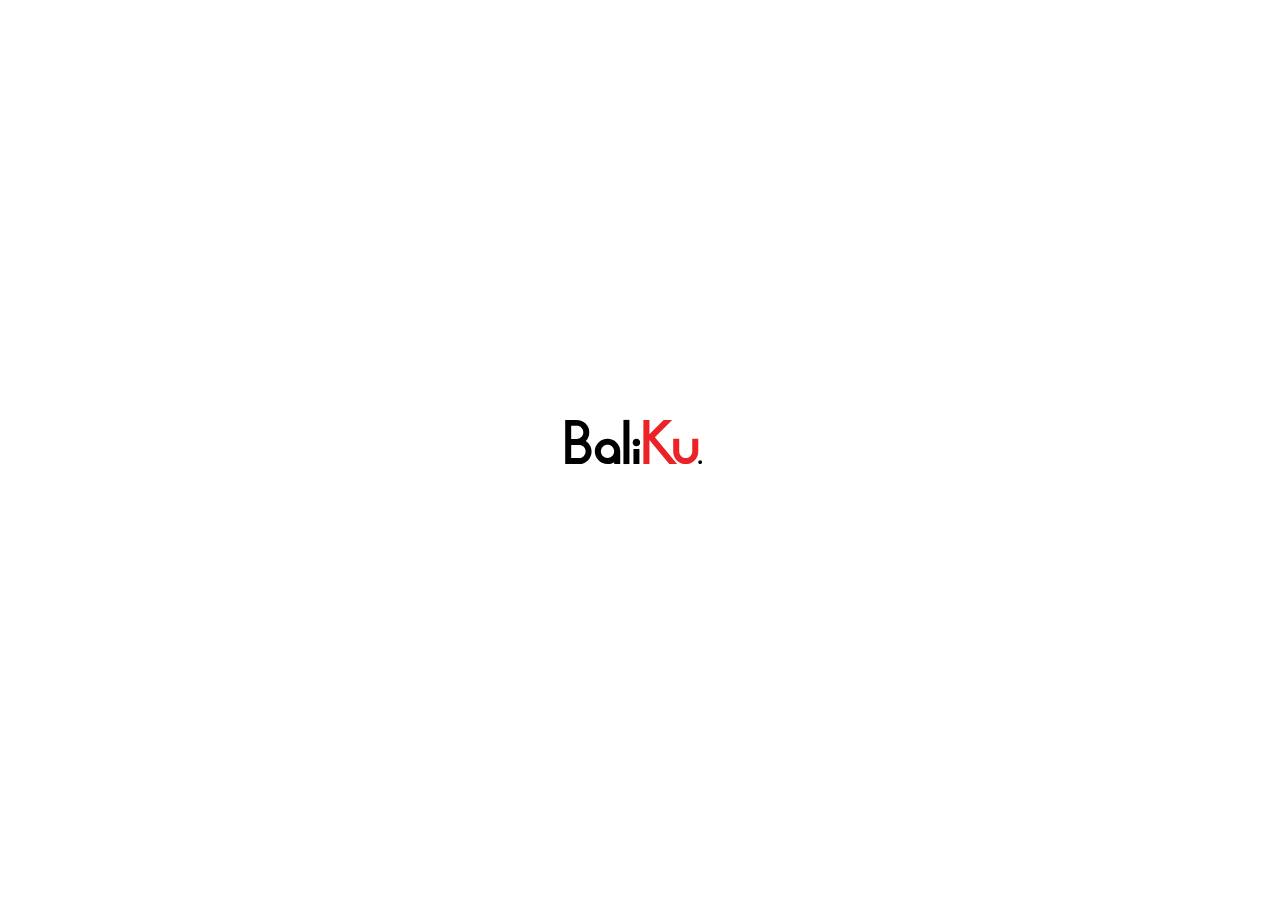
<file: index.html>
<!doctype html>
<html lang="en">
  <head>
    <!-- Required meta tags -->
    <meta charset="utf-8">
    <meta name="viewport" content="width=device-width, initial-scale=1, shrink-to-fit=no">

    <!-- Bootstrap CSS -->
    <link rel="stylesheet" href="https://maxcdn.bootstrapcdn.com/bootstrap/4.0.0/css/bootstrap.min.css" integrity="sha384-Gn5384xqQ1aoWXA+058RXPxPg6fy4IWvTNh0E263XmFcJlSAwiGgFAW/dAiS6JXm" crossorigin="anonymous">

    <!-- My CSS -->
    <link rel="stylesheet" href="css/style.css">

    <!-- fontawesome -->
    <link rel="stylesheet" href="https://use.fontawesome.com/releases/v5.7.2/css/all.css" integrity="sha384-fnmOCqbTlWIlj8LyTjo7mOUStjsKC4pOpQbqyi7RrhN7udi9RwhKkMHpvLbHG9Sr" crossorigin="anonymous">

    <title>Hello, world!</title>
  </head>

  <body>
    <div class="welcome">
      <img src="img/logo.svg" alt="">
    </div>

    <div class="logo">
      <a href="index.html"><img src="img/logo.png" alt=""></a> 
    </div>

    <!-- nav -->
    <div class="menu-overlay">
      <div class="block b1"></div>
      <div class="block b2"></div>
      <div class="block b3"></div>
      <div class="block b4"></div>
    </div>

  <div class="menu">
    <ul>
      <li><a href="index.html">Home</a></li>
      <li><a href="gallery.html">Gallery</a></li>
      <li><a href="siapa.html">About</a></li>
      <li><a href="404.html">Contact</a></li>
    </ul>
  </div>

  <div class="tutup">
    <i class="fas fa-times"></i>
  </div>

  <div class="buka">
     <i class="fas fa-bars"></i>
  </div>
<!-- akhir nav -->
  
  

<div class="home">
  <ul>
    <li>
      <a href="about.html">
          <div class="blok blok1"></div>
          <a href=""><h3 class="judul judul1">Tanah Lot</h3></a> 
          <a class="link" href="#"><i class="fas fa-angle-right"></i></a>  
      </a>      
    </li>

    <li>
      <a href="about.html">
          <div class="blok blok2"></div>
          <a href=""><h3 class="judul">Tirta Gangga</h3></a> 
          <a class="link" href="#"><i class="fas fa-angle-right"></i></a>
      </a>      
    </li>

    <li>
      <a href="about.html">
          <div class="blok blok3"></div>
          <a href="about.html"><h3 class="judul judul1">Water Slide</h3></a> 
          <a class="link" href="about.html"><i class="fas fa-angle-right"></i></a>
      </a>      
    </li>

    <li>
      <a href="about.html">
        <div class="blok blok4"></div>
          <a href=""><h3 class="judul panjang">Edelweis Garden</h3></a> 
          <a class="link" href="#"><i class="fas fa-angle-right"></i></a>
      </a>        
    </li>
  </ul>
</div>   


<!-- Optional JavaScript -->
<!-- jQuery first, then Popper.js, then Bootstrap JS -->
<script src="https://code.jquery.com/jquery-3.2.1.slim.min.js" integrity="sha384-KJ3o2DKtIkvYIK3UENzmM7KCkRr/rE9/Qpg6aAZGJwFDMVNA/GpGFF93hXpG5KkN" crossorigin="anonymous"></script>
<script src="https://cdnjs.cloudflare.com/ajax/libs/popper.js/1.12.9/umd/popper.min.js" integrity="sha384-ApNbgh9B+Y1QKtv3Rn7W3mgPxhU9K/ScQsAP7hUibX39j7fakFPskvXusvfa0b4Q" crossorigin="anonymous"></script>
<script src="https://maxcdn.bootstrapcdn.com/bootstrap/4.0.0/js/bootstrap.min.js" integrity="sha384-JZR6Spejh4U02d8jOt6vLEHfe/JQGiRRSQQxSfFWpi1MquVdAyjUar5+76PVCmYl" crossorigin="anonymous"></script>


<script type="text/javascript">
  $(document).ready(function(){
      $('.buka').click(function(){
          $('.block').addClass('active');  
          $('.buka').css('display', 'none');
          $('.menu').addClass('active');
      });

      $('.tutup').click(function(){
          $('.block').removeClass('active');  
          $('.buka').css('display', 'block');
          $('.menu').removeClass('active');
      });
  });
</script>
  </body>
</html>
</file>
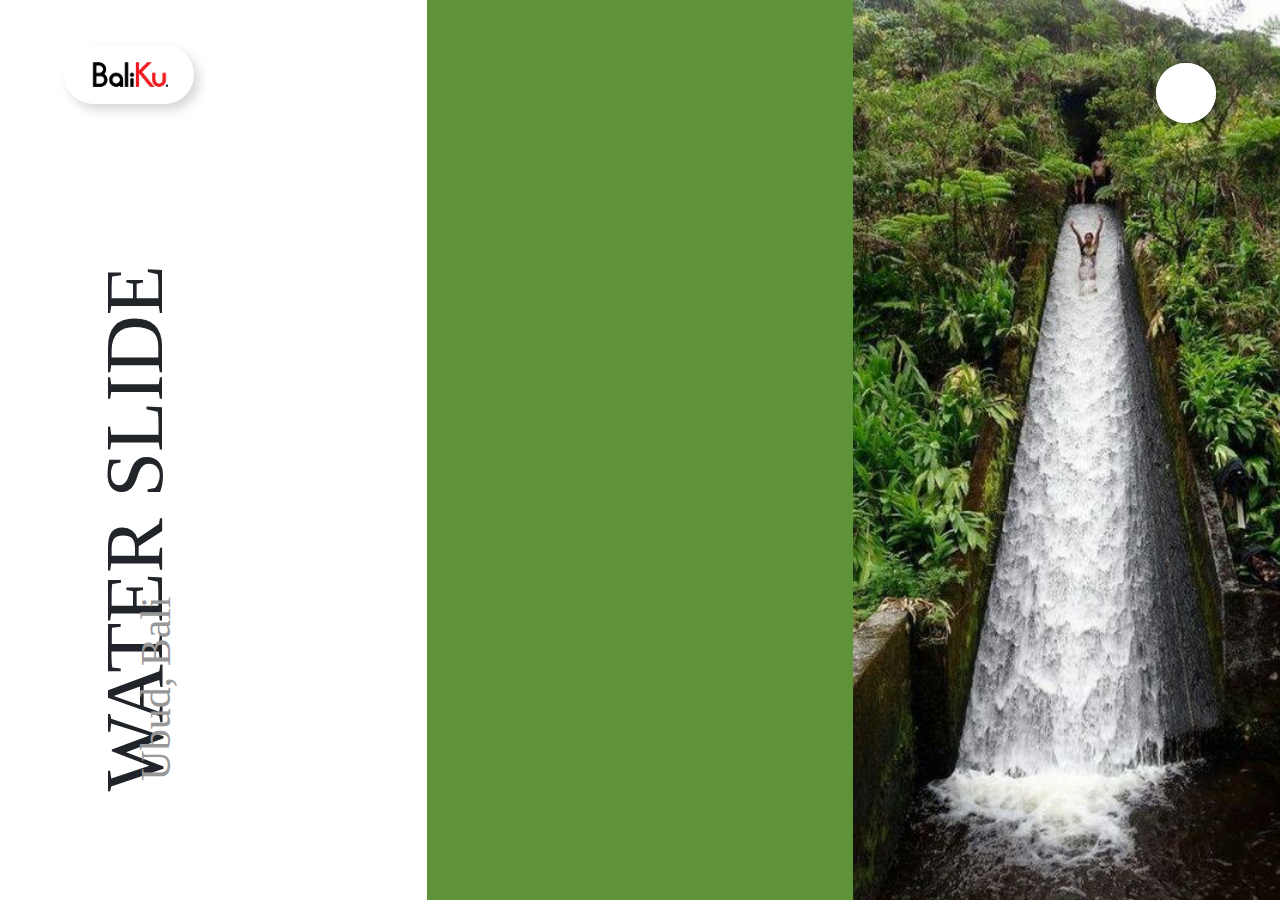
<file: about.html>
<!DOCTYPE html>
<html lang="en">
<head>
    <meta charset="UTF-8">
    <meta name="viewport" content="width=device-width, initial-scale=1.0">
    <meta http-equiv="X-UA-Compatible" content="ie=edge">

    <!-- Bootstrap CSS -->
    <link rel="stylesheet" href="https://maxcdn.bootstrapcdn.com/bootstrap/4.0.0/css/bootstrap.min.css" integrity="sha384-Gn5384xqQ1aoWXA+058RXPxPg6fy4IWvTNh0E263XmFcJlSAwiGgFAW/dAiS6JXm" crossorigin="anonymous">

    <!-- My CSS -->
    <link rel="stylesheet" href="css/style.css">
    <link rel="stylesheet" href="css/about.css">

     <!-- fontawesome -->
     <link rel="stylesheet" href="https://use.fontawesome.com/releases/v5.7.2/css/all.css" integrity="sha384-fnmOCqbTlWIlj8LyTjo7mOUStjsKC4pOpQbqyi7RrhN7udi9RwhKkMHpvLbHG9Sr" crossorigin="anonymous">
    <title>Document</title>
</head>
<body>
    <div class="logo">
      <a href="index.html"><img src="img/logo.png" alt=""></a> 
    </div>

    <!-- nav -->
    <div class="menu-overlay">
            <div class="block b1"></div>
            <div class="block b2"></div>
            <div class="block b3"></div>
            <div class="block b4"></div>
        </div>
      
        <div class="menu">
            <ul>
              <li><a href="index.html">Home</a></li>
              <li><a href="gallery.html">Gallery</a></li>
              <li><a href="siapa.html">About</a></li>
              <li><a href="404.html">Contact</a></li>
            </ul>
          </div>
      
        <div class="tutup">
          <i class="fas fa-times"></i>
        </div>
      
        <div class="buka">
           <i class="fas fa-grip-lines"></i>
        </div>
      <!-- akhir nav -->
  <div class="main">
    <ul>
        <li>
            <div class="judul1">
                <h2>Water Slide</h2>
                <span>Ubud, Bali</span>
            </div>
            
        </li>
        
        <li>
          <div class="about">
              <h1>About</h1>
              <p>
                  Lorem ipsum dolor, sit amet consectetur adipisicing elit. Ipsam, corporis laboriosam maiores est ullam fugit laudantium optio nobis, adipisci eligendi, tempora dignissimos delectus numquam odit eum ducimus facere ut dolores. Pariatur earum incidunt officia aliquid mollitia laboriosam suscipit ullam minima, blanditiis illo neque in culpa nostrum, numquam animi! Impedit corporis culpa magnam similique odit accusantium accusamus expedita veritatis architecto nihil, voluptates, quisquam reiciendis officiis maxime voluptatem nam dolor facere nobis, consequatur asperiores incidunt alias necessitatibus dignissimos. Ut voluptatibus perferendis, optio suscipit beatae, nihil provident consequuntur debitis repellendus corporis fugit culpa cum temporibus accusamus ratione explicabo asperiores reiciendis quis natus dolorem?
              </p>
          </div>
            
        </li>

        <li></li>
    </ul>
  </div>      
    

    
<!-- Optional JavaScript -->
<!-- jQuery first, then Popper.js, then Bootstrap JS -->
<script src="https://code.jquery.com/jquery-3.2.1.slim.min.js" integrity="sha384-KJ3o2DKtIkvYIK3UENzmM7KCkRr/rE9/Qpg6aAZGJwFDMVNA/GpGFF93hXpG5KkN" crossorigin="anonymous"></script>
<script src="https://cdnjs.cloudflare.com/ajax/libs/popper.js/1.12.9/umd/popper.min.js" integrity="sha384-ApNbgh9B+Y1QKtv3Rn7W3mgPxhU9K/ScQsAP7hUibX39j7fakFPskvXusvfa0b4Q" crossorigin="anonymous"></script>
<script src="https://maxcdn.bootstrapcdn.com/bootstrap/4.0.0/js/bootstrap.min.js" integrity="sha384-JZR6Spejh4U02d8jOt6vLEHfe/JQGiRRSQQxSfFWpi1MquVdAyjUar5+76PVCmYl" crossorigin="anonymous"></script>


<script type="text/javascript">
    $(document).ready(function(){
        $('.buka').click(function(){
            $('.block').addClass('active');  
            $('.buka').css('display', 'none');
            $('.menu').addClass('active');
        });

        $('.tutup').click(function(){
            $('.block').removeClass('active');  
            $('.buka').css('display', 'block');
            $('.menu').removeClass('active');
        });
    });
</script>
</body>
</html>
</file>
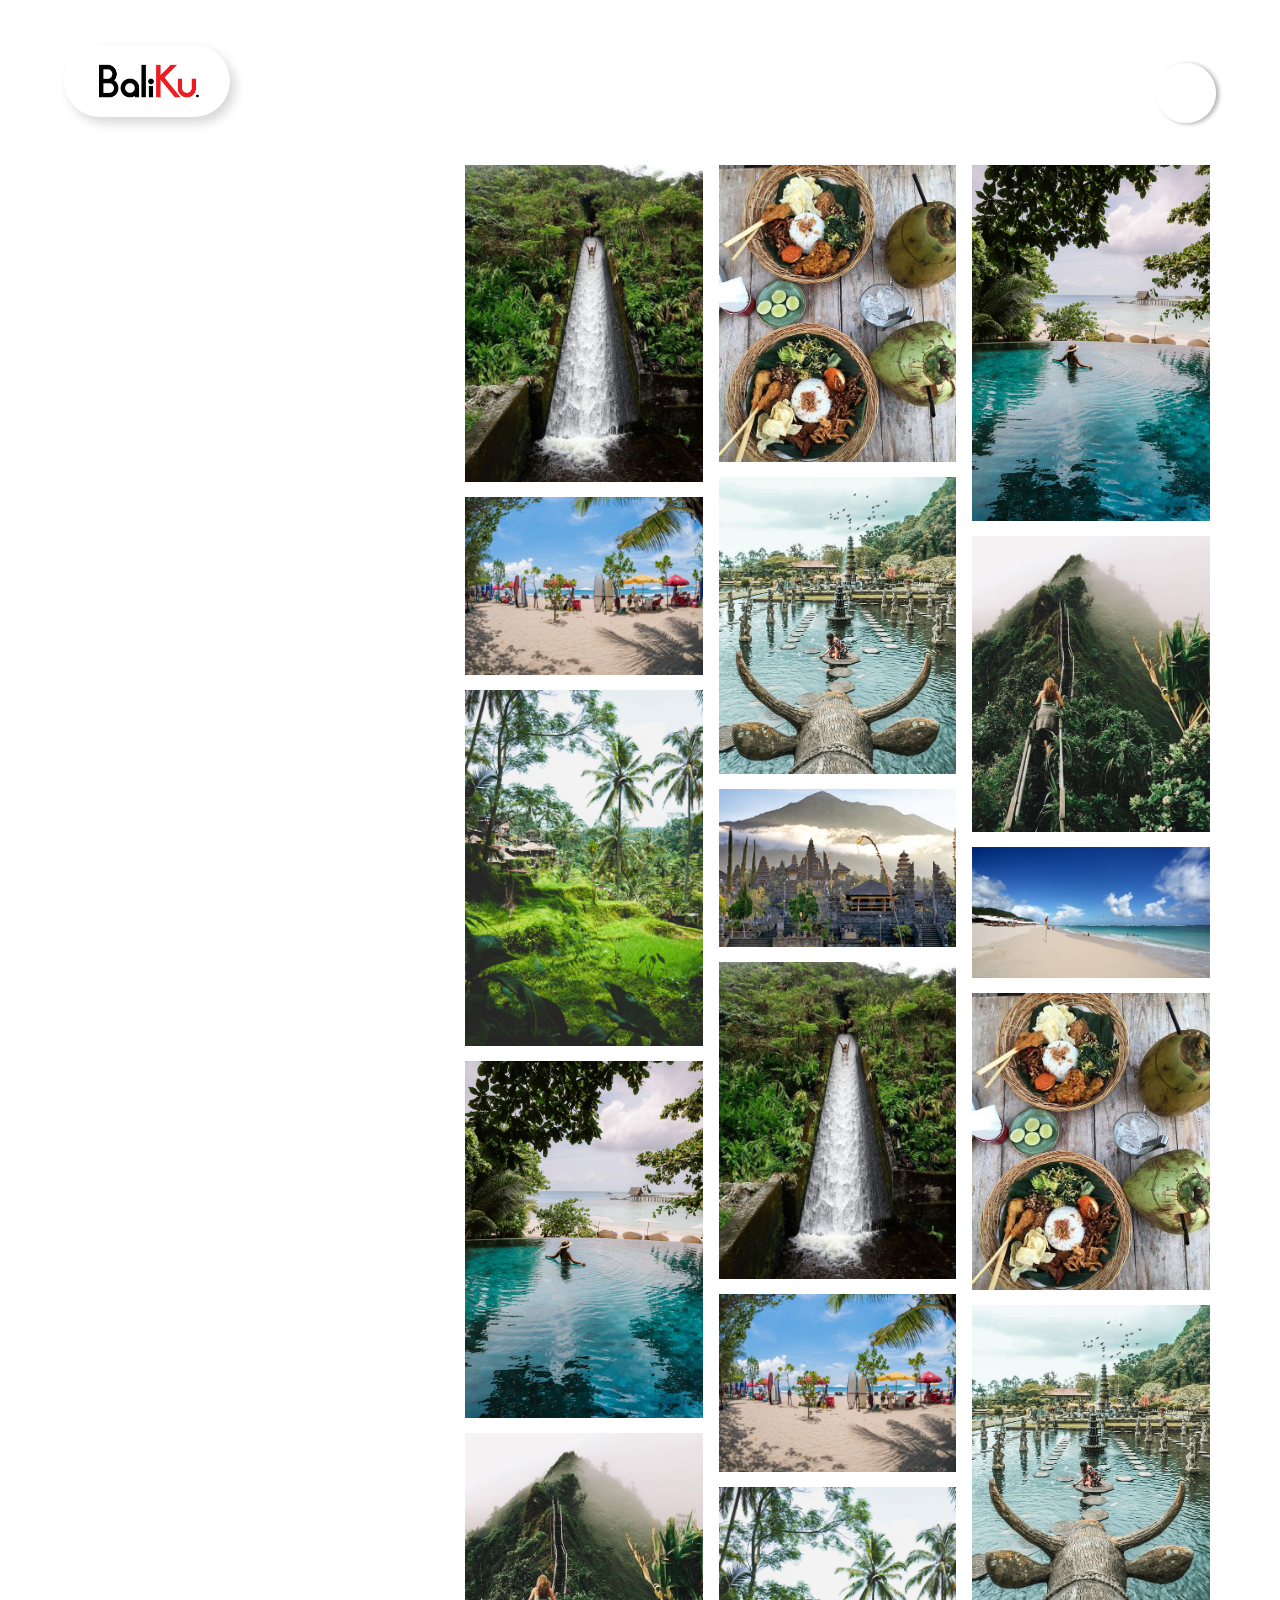
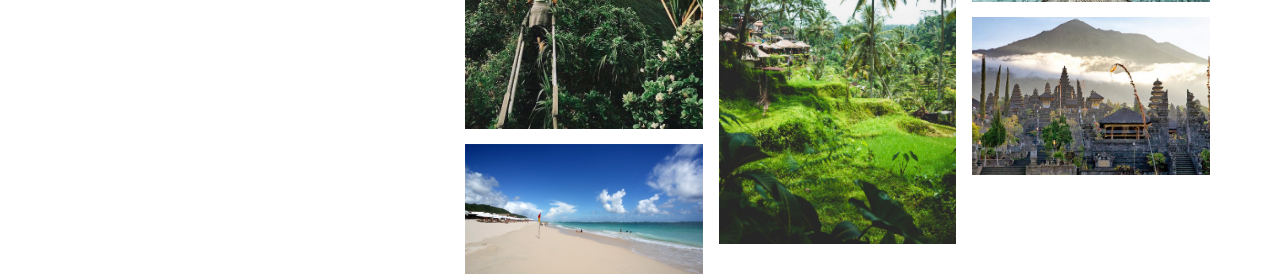
<file: gallery.html>
<!doctype html>
<html lang="en">
  <head>
    <!-- Required meta tags -->
    <meta charset="utf-8">
    <meta name="viewport" content="width=device-width, initial-scale=1, shrink-to-fit=no">

    <!-- Bootstrap CSS -->
    <link rel="stylesheet" href="https://maxcdn.bootstrapcdn.com/bootstrap/4.0.0/css/bootstrap.min.css" integrity="sha384-Gn5384xqQ1aoWXA+058RXPxPg6fy4IWvTNh0E263XmFcJlSAwiGgFAW/dAiS6JXm" crossorigin="anonymous">

    <!-- My CSS -->
    <link rel="stylesheet" href="css/style.css">
    <link rel="stylesheet" href="css/gallery.css">

    <!-- fontawesome -->
    <link rel="stylesheet" href="https://use.fontawesome.com/releases/v5.7.2/css/all.css" integrity="sha384-fnmOCqbTlWIlj8LyTjo7mOUStjsKC4pOpQbqyi7RrhN7udi9RwhKkMHpvLbHG9Sr" crossorigin="anonymous">

    <title>Hello, world!</title>
  </head>
  <body>

   <div class="logo">
      <a href="index.html"><img src="img/logo.png" alt=""></a> 
    </div>

<!-- nav -->
<div class="menu-overlay">
    <div class="block b1"></div>
    <div class="block b2"></div>
    <div class="block b3"></div>
    <div class="block b4"></div>
</div>

 <div class="menu">
    <ul>
      <li><a href="index.html">Home</a></li>
      <li><a href="gallery.html">Gallery</a></li>
      <li><a href="siapa.html">About</a></li>
      <li><a href="404.html">Contact</a></li>
    </ul>
  </div>

<div class="tutup">
<i class="fas fa-times"></i>
</div>

<div class="buka">
    <i class="fas fa-grip-lines"></i>
</div>
<!-- akhir nav -->

<div class="container">
    <div class="row">
        <div class="col-md-1">
            <div class="judul-wrap">
                <span class="judul-spot">Our Spot</span>
            </div>        
        </div>

        <div class="col-md-11">
            <div class="gallery">
                <div class="row justify-content-end">
                    <div class="col-3">
                        <div class="row"><img width="100%" height="100%" src="img/canal-water.jpg" alt="" class="fit-image"></div>
                        <div class="row"><img width="100%" height="100%" src="img/kuta.jpg" alt="" class="fit-image"></div>
                        <div class="row"><img width="100%" height="100%" src="img/oscar-helgstrand-1267666-unsplash.jpg" alt="" class="fit-image"></div>
                        <div class="row"><img width="100%" height="100%" src="img/chelsea-gates-1419582-unsplash.jpg" alt="" class="fit-image"></div>
                        <div class="row"><img width="100%" height="100%" src="img/cb237c8b225e0dafd808d3da9a0603f9.jpg" alt="" class="fit-image"></div>
                        <div class="row"><img width="100%" height="100%" src="img/Pantai-Pandawa-Bali.jpeg" alt="" class="fit-image"></div>
                    </div>

                    <div class="col-3">
                        <div class="row"><img width="100%" height="100%" src="img/food.jpg" alt="" class="fit-image"></div>
                        <div class="row"><img width="100%" height="100%" src="img/c648483acb88a712cf047b192ac3cdd4.jpg" alt="" class="fit-image"></div>
                        <div class="row"><img width="100%" height="100%" src="img/8.jpg" alt="" class="fit-image"></div>
                        <div class="row"><img width="100%" height="100%" src="img/canal-water.jpg" alt="" class="fit-image"></div>
                        <div class="row"><img width="100%" height="100%" src="img/kuta.jpg" alt="" class="fit-image"></div>
                        <div class="row"><img width="100%" height="100%" src="img/oscar-helgstrand-1267666-unsplash.jpg" alt="" class="fit-image"></div>
                    </div>

                    <div class="col-3">
                        <div class="row"><img width="100%" height="100%" src="img/chelsea-gates-1419582-unsplash.jpg" alt="" class="fit-image"></div>
                        <div class="row"><img width="100%" height="100%" src="img/cb237c8b225e0dafd808d3da9a0603f9.jpg" alt="" class="fit-image"></div>
                        <div class="row"><img width="100%" height="100%" src="img/Pantai-Pandawa-Bali.jpeg" alt="" class="fit-image"></div>
                        <div class="row"><img width="100%" height="100%" src="img/food.jpg" alt="" class="fit-image"></div>
                        <div class="row"><img width="100%" height="100%" src="img/c648483acb88a712cf047b192ac3cdd4.jpg" alt="" class="fit-image"></div>
                        <div class="row"><img width="100%" height="100%" src="img/8.jpg" alt="" class="fit-image"></div>
                    </div>
                </div>
            </div>            
        </div>        
    </div>
</div>



  

  

  


<!-- Optional JavaScript -->
<!-- jQuery first, then Popper.js, then Bootstrap JS -->
<script src="https://code.jquery.com/jquery-3.2.1.slim.min.js" integrity="sha384-KJ3o2DKtIkvYIK3UENzmM7KCkRr/rE9/Qpg6aAZGJwFDMVNA/GpGFF93hXpG5KkN" crossorigin="anonymous"></script>
<script src="https://cdnjs.cloudflare.com/ajax/libs/popper.js/1.12.9/umd/popper.min.js" integrity="sha384-ApNbgh9B+Y1QKtv3Rn7W3mgPxhU9K/ScQsAP7hUibX39j7fakFPskvXusvfa0b4Q" crossorigin="anonymous"></script>
<script src="https://maxcdn.bootstrapcdn.com/bootstrap/4.0.0/js/bootstrap.min.js" integrity="sha384-JZR6Spejh4U02d8jOt6vLEHfe/JQGiRRSQQxSfFWpi1MquVdAyjUar5+76PVCmYl" crossorigin="anonymous"></script>

<script type="text/javascript">
    $(document).ready(function(){
        $('.buka').click(function(){
            $('.block').addClass('active');  
            $('.buka').css('display', 'none');
            $('.menu').addClass('active');
        });

        $('.tutup').click(function(){
            $('.block').removeClass('active');  
            $('.buka').css('display', 'block');
            $('.menu').removeClass('active');
        });
    });
</script>
  </body>
</html>
</file>
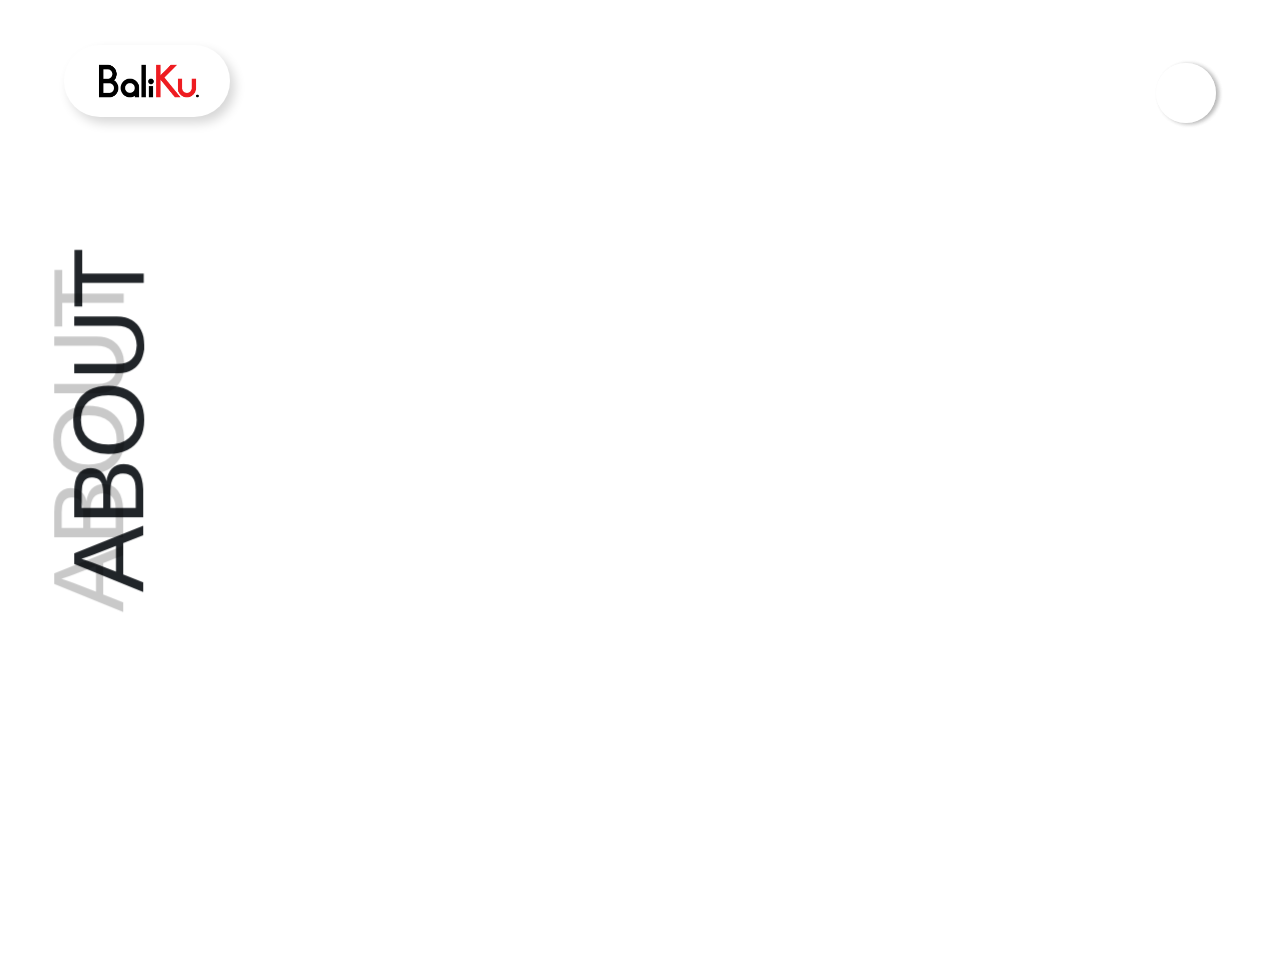
<file: siapa.html>
<!doctype html>
<html lang="en">
  <head>
    <!-- Required meta tags -->
    <meta charset="utf-8">
    <meta name="viewport" content="width=device-width, initial-scale=1, shrink-to-fit=no">

    <!-- Bootstrap CSS -->
    <link rel="stylesheet" href="https://maxcdn.bootstrapcdn.com/bootstrap/4.0.0/css/bootstrap.min.css" integrity="sha384-Gn5384xqQ1aoWXA+058RXPxPg6fy4IWvTNh0E263XmFcJlSAwiGgFAW/dAiS6JXm" crossorigin="anonymous">

    <!-- My CSS -->
    <link rel="stylesheet" href="css/style.css">
    <link rel="stylesheet" href="css/siapa.css">

    <!-- fontawesome -->
    <link rel="stylesheet" href="https://use.fontawesome.com/releases/v5.7.2/css/all.css" integrity="sha384-fnmOCqbTlWIlj8LyTjo7mOUStjsKC4pOpQbqyi7RrhN7udi9RwhKkMHpvLbHG9Sr" crossorigin="anonymous">

    <title>Hello, world!</title>
  </head>
  <body>

    

    <!-- nav -->
    <div class="logo">
      <a href="index.html"><img src="img/logo.png" alt=""></a> 
    </div>

    <div class="menu-overlay">
      <div class="block b1"></div>
      <div class="block b2"></div>
      <div class="block b3"></div>
      <div class="block b4"></div>
  </div>

  <div class="menu">
    <ul>
      <li><a href="index.html">Home</a></li>
      <li><a href="gallery.html">Gallery</a></li>
      <li><a href="siapa.html">About</a></li>
      <li><a href="404.html">Contact</a></li>
    </ul>
  </div>

  <div class="tutup">
    <i class="fas fa-times"></i>
  </div>

  <div class="buka">
     <i class="fas fa-grip-lines"></i>
  </div>
<!-- akhir nav -->
  
<div class="judul1">
    <h1>about</h1>
</div>

<div class="tentang">
    <div class="judul-tentang">
        <h1>about us</h1>
    </div>

    <div class="img-tentang">
        <img src="img/8.jpg" alt="">
    </div>

    <div class="des-tentang">
        <p>Lorem ipsum dolor sit amet consectetur adipisicing elit. Cupiditate, perspiciatis. Nemo illo perferendis maiores ex consequuntur quas, sunt fugit vero asperiores sit consequatur laborum maxime velit inventore corrupti, quis atque! Similique magnam delectus in ea, a laboriosam voluptas illum aspernatur, enim ab porro fuga architecto recusandae molestias necessitatibus sapiente laudantium!</p>

        <p>Lorem ipsum dolor sit amet consectetur adipisicing elit. Error dolores soluta praesentium accusantium eveniet? At ratione voluptatem quis.</p>
    </div>
</div>

<div class="tentang1">
        <div class="judul-tentang">
            <h1>founder</h1>
        </div>
        
        <div class="garis"></div>
        <div class="founder">
            <span>Alvin Maulana Rhusuly</span>
        </div>

        <div class="garis dua"></div>
        <div class="visit">
            <span>Visit Me</span>
            <a href=""><i class="fab fa-facebook"></i></a> 
            <a href=""><i class="fab fa-twitter"></i></a> 
            <a href=""><i class="fab fa-instagram"></i></a> 
        </div>
    </div>



  


    <!-- Optional JavaScript -->
    <!-- jQuery first, then Popper.js, then Bootstrap JS -->
    <script src="https://code.jquery.com/jquery-3.2.1.slim.min.js" integrity="sha384-KJ3o2DKtIkvYIK3UENzmM7KCkRr/rE9/Qpg6aAZGJwFDMVNA/GpGFF93hXpG5KkN" crossorigin="anonymous"></script>
    <script src="https://cdnjs.cloudflare.com/ajax/libs/popper.js/1.12.9/umd/popper.min.js" integrity="sha384-ApNbgh9B+Y1QKtv3Rn7W3mgPxhU9K/ScQsAP7hUibX39j7fakFPskvXusvfa0b4Q" crossorigin="anonymous"></script>
    <script src="https://maxcdn.bootstrapcdn.com/bootstrap/4.0.0/js/bootstrap.min.js" integrity="sha384-JZR6Spejh4U02d8jOt6vLEHfe/JQGiRRSQQxSfFWpi1MquVdAyjUar5+76PVCmYl" crossorigin="anonymous"></script>


    <script type="text/javascript">
      $(document).ready(function(){
          $('.buka').click(function(){
              $('.block').addClass('active');  
              $('.buka').css('display', 'none');
              $('.menu').addClass('active');
          });

          $('.tutup').click(function(){
              $('.block').removeClass('active');  
              $('.buka').css('display', 'block');
              $('.menu').removeClass('active');
          });
      });
  </script>
  </body>
</html>
</file>
<file: css/style.css>
.welcome{
    width: 100%;
    height: 100%;
    background-color: #fff;
    position: absolute;
    z-index: 5;
    animation: welcome .3s ease-out 2s forwards;
}

.welcome img{
    position: absolute;
    top: 50%;
    left : 50%;
    transform: translate(-50%,-50%);
    width: 30%;
}

.logo{
    position: fixed;
    left: 5%;
    top: 5%;    
    z-index: 2;    
    cursor: pointer;
}

.logo img{
    border-radius: 100px;
    background-color: #fff;
    width: 15%;
    box-shadow: 5px 6px 11px rgba(0, 0, 0, 16%);
    padding: 10px;
}

.home ul{
    position: absolute;
    top: 0;
    left: 0;
    width: 100%;
    height: 100%;
    padding: 0;
    margin: 0;
}

.home ul li{
    list-style: none;
    position: relative;
    width: 25%;
    height: 100%;
    float: left;
    border-right: 1px solid white;
    transition: .5s;
    transition-delay: 2s;
    overflow: hidden;
}

.home ul li:nth-child(1){
    background: url(../img/aron-visuals-1075065-unsplash.jpg);
    background-size: cover;
    background-position: center;
}

.home ul li:nth-child(1)::before{
    content: "";
    position: absolute;
    width: 100%;
    height: 100%;
    background-color:rgba(0, 0, 0, 30%);
    z-index: 1;
}

.home ul li:nth-child(2){
    background: url(../img/c648483acb88a712cf047b192ac3cdd4.jpg);
    background-size: cover;
    background-position: center;
}

.home ul li:nth-child(2)::before{
    content: "";
    position: absolute;
    width: 100%;
    height: 100%;
    background-color:rgba(0, 0, 0, 30%);
    z-index: 1;
}

.home ul li:nth-child(3){
    background: url(../img/canal-water.jpg);
    background-size: cover;
    background-position: center;
}

.home ul li:nth-child(3)::before{
    content: "";
    position: absolute;
    width: 100%;
    height: 100%;
    background-color:rgba(0, 0, 0, 30%);
    z-index: 1;
}

.home ul li:nth-child(4){
    background: url(../img/alamindonesiaku225821061798562892576424675294028814614528n-1529824823.jpg);
    background-size: cover;
    background-position: center;
}

.home ul li:nth-child(4)::before{
    content: "";
    position: absolute;
    width: 100%;
    height: 100%;
    background-color:rgba(0, 0, 0, 0.534);
    z-index: 1;
}


.home ul li:hover .blok{
    animation: blok .7s ease-in forwards;
    opacity: 0.8;
}

ul li:hover .link{
    animation: up .5s ease-out .1s forwards;
}

.blok{
    position: absolute;
    height: 100%;
    width: 100%;
    background-color: #fff;
    z-index: 1;
    opacity: 0;
}

.blok1{
    background-color: #BB805B;
}

.blok2{
    background-color: #304645;
}

.blok3{
    background-color: #5E933A;
}

.blok4{
    background-color: #FD7026;
}

.judul{
    width: 450px;
    font-size: 42px;
    left: -40%;
    top: 35%;
    position: absolute;
    font-weight: 700;
    color: white;
    text-transform: uppercase;
    transform: rotate(-90deg);
    z-index: 1;
}
.judul1{
    top: 30%;
}

.panjang{
    top: 40%;
}

.link{
    position: absolute;
    top: 50%;
    padding: 10px;
    font-weight: lighter;
    text-transform: uppercase;
    text-decoration: none;
    font-size: 32px;
    transform: translate(0,-50%);
    text-decoration: none;
    color: white;
    z-index: 1;
    opacity: 0;
}

.link i{
    font-size: 52px;
}

.link:hover{
    color: white;
    letter-spacing: 3px;
    transition: .3s;
}


@keyframes welcome{
    0%{
        width: 100%;
        opacity: 1;
    }
    100%{
        width: 0;
        opacity: 0;
    }
}

@keyframes blok {
    0%{
        height: 0%;
        
    }

    50%{
        height: 100%;
        
    }

    100%{
        height: 100%;
      
    }
}

@keyframes up{
    0%{
        right: 0%;      
        opacity: 0;
    }

    50%{
        right: 5%;
        opacity: 0.5;
    }

    100%{
        right: 10%;
        opacity: 1;
    }
}

/* navbar */

.block{
    position: fixed;
    width: 0;
    height: 100%;
    background-color: rgb(0, 0, 0);    
    transition: 1s;
    z-index: 4;
}

.b2{
    left: 25%;
}

.b3{
    left: 50%;
}

.b4{
    left: 75%;
}

.block.active{
    width: 25%;
}

.menu{
    position: fixed;
    top: -10%;
    left: 50%;
    transform: translate(-50%,-50%);
    list-style: none;
    z-index: 4;
    opacity: 0;
}

.menu.active{
    top: 50%;
    transition: .3s;
    transition-delay: 0.7s;
    opacity: 1;
}

.menu ul li{
    text-align: center;
    list-style: none;
    
}

.menu a{
    font-size: 42px;
    font-family: coolvetica;
    text-transform: uppercase;
    color: #fff;
    transition: 1s;
}

.buka,
.tutup{
    position: fixed;
    top: 7%;
    right:5%;
    width: 60px;
    height: 60px;
    background-color: #fff;
    border-radius: 50%;
    z-index: 4;
    cursor: pointer;
    box-shadow: 3px 1px 4px rgba(0, 0, 0, 16%);
}


.buka i,
.tutup i{
    position: absolute;
    top: 50%;
    left: 50%;
    transform: translate(-50%,-50%);
    color: black;
    z-index: 2;
}
</file>
<file: css/about.css>
body{
    margin: 0;
    padding: 0;
}


.logo{
    position: absolute;
    left: 5%;
    top: 5%;    
    z-index: 2;    
    cursor: pointer;
}

.logo img{
    border-radius: 100px;
    background-color: #fff;
    width: 15%;
    box-shadow: 5px 6px 11px rgba(0, 0, 0, 16%);
    padding: 10px;
    width: 130px;
}

.main ul{
    position: absolute;
    top: 0;
    left: 0;
    width: 100%;
    height: 100vh;
    background: #fff;
    margin: 0;
    padding: 0;
}

.main ul li{
    list-style: none;
    position: relative;
    width: 33.33%;
    height: 100%;
    float: left;
    transition: 1s;
    overflow: hidden;
}


.main ul li:nth-child(2){
    background-color: #5E933A;
}

.main ul li:nth-child(3){
    background: url(../img/canal-water.jpg);
    background-size: cover;
    background-position: center;
}

.judul1{
    width: auto;
    animation: fadein 1s forwards;
}

.judul1 h2{
    font-family: 'coolvetica';
    text-transform: uppercase;
    font-size: 82px;
    transform: rotate(-90deg);
    position: absolute;
    bottom: 35%;
    left: -30%;
}

.judul1 span{
    font-family: 'coolvetica';
    font-size: 42px;
    color: #979797;
    position: absolute;
    bottom: 20%;
    left: 15%;
    transform: rotate(-90deg);
}

.about{
    opacity: 0;
    animation: fadein 1s ease-in .2s forwards;
}

.about h1{
    font-family: coolvetica;
    text-transform: uppercase;
    color: white;
    position: absolute; 
    left: 5%;
    top: 5%;
}

.about p{
    width: 400px;
    font-family: coolvetica;
    text-align: justify;
    color: #fff;
    position: absolute;
    top: 25%;
    left: 5%;
}


@keyframes fadein{
    0%{
        opacity: 0;
    }

    100%{
        opacity: 1;
    }
}
</file>
<file: css/gallery.css>
.judul-wrap{
    transform: rotate(-90deg);
    position: fixed;    
    top: 55%;
    left: -5%;
    opacity: 0;
    animation: left .8s ease-in forwards;
}

.judul-spot{
    font-size: 82px;
    text-transform: uppercase;
    font-weight: bolder;
}

.judul-spot::before{
    content: 'our spot';
    position: absolute;
    left: 10px;
    top: 30px;
    width: 500px;
    color: #00000036;
    z-index: -1;
}

.gallery{
    margin-top: 150px;
    animation: fadein 0.8s ease-in forwards;
}

.fit-image{
    margin-top: 15px;
}

.row{
    margin-left: 1px;
    
}

.fit-image:hover{
    transition: .5s;
    box-shadow: 5px 6px 10px rgba(0, 0, 0, 0.356);
}

@keyframes fadein{
    0%{    
        margin-top: 180px;
        opacity: 0;
    }
    100%{
        margin-top: 150px;
        opacity: 1;
    }
}


@keyframes left{
    0%{
        left: -10%;
        opacity: 0;
    }

    100%{
        left: -5%;
        opacity: 1;
    }
}
</file>
<file: css/siapa.css>
.judul1 h1{
    position: fixed;
    top: 40%;
    left: -5%;
    transform: translate(-50%,0);
    transform: rotate(-90deg);
    text-transform: uppercase;
    font-size: 100px;
    animation: left .8s forwards;
}

.judul1 h1::before{
    content: 'about';
    position: absolute;
    bottom: 20px;
    right: 20px;
    color: rgba(0, 0, 0, 21%);
}

.tentang{
    position: absolute;
    left: 20%;
    top: 20%;
    width: 80%;
}

.judul-tentang{
    position: relative;
    opacity: 0;
    animation: fadeup .9s ease-in  forwards;
}

.judul-tentang h1{
    text-transform: uppercase;
    font-weight: 100;
    font-style: italic;
    border-left: 3px solid black;
    padding-left: 10px;
    padding-bottom: 10px;
    margin-bottom: 30px;
}

.img-tentang{
    position: relative;
    width: 400px;
    float: left;
}

.img-tentang img{
    opacity: 0;
    width: 100%;    
    animation: fadeup .9s ease-in 0.8s forwards;
}
.des-tentang{
    width: 400px;
    float: left;
    margin-left: 20px;
    margin-top: -10px;
    opacity: 0;
    animation: fadeup .9s ease-in 0.8s forwards;
}

.des-tentang p{
    font-style: italic;
}

.tentang1{
    position: absolute;
    left: 20%;
    top: 90%;
}

.garis{
    height: 2px;
    width: 100px;
    background-color: #707070;
    position: absolute;
    top: 88%;
    animation: fadeup .9s ease-in 0.8s forwards;
    opacity: 0;
}

.founder span{
    font-weight: 400;
    font-style: italic;
    margin-left: 120px;
    animation: fadeup .9s ease-in 0.8s forwards;
    opacity: 0;
}

.dua{
    width: 40px;
    top: 120%;
    left: 35%;
}

.visit{
    opacity: 0;
    position: absolute;
    font-weight: 400;
    font-style: italic;
    margin-left: 150px;
    margin-top: 10px;
    color: #8a8888;
    width: 400px;
    animation: fadeup .9s ease-in 0.8s forwards;
}

.visit i{
    margin-left: 20px;
    color: #8a8888;
}

.visit i:hover{
    color: black;
    cursor: pointer;
}

@keyframes fadeup{
    0%{
        opacity: 0;
    }

    100%{
        opacity: 1;
    }
}

@keyframes left{
    0%{
        left: -10%;
        opacity: 0;
    }

    100%{
        left: -5%;
        opacity: 1;
    }
}
</file>
